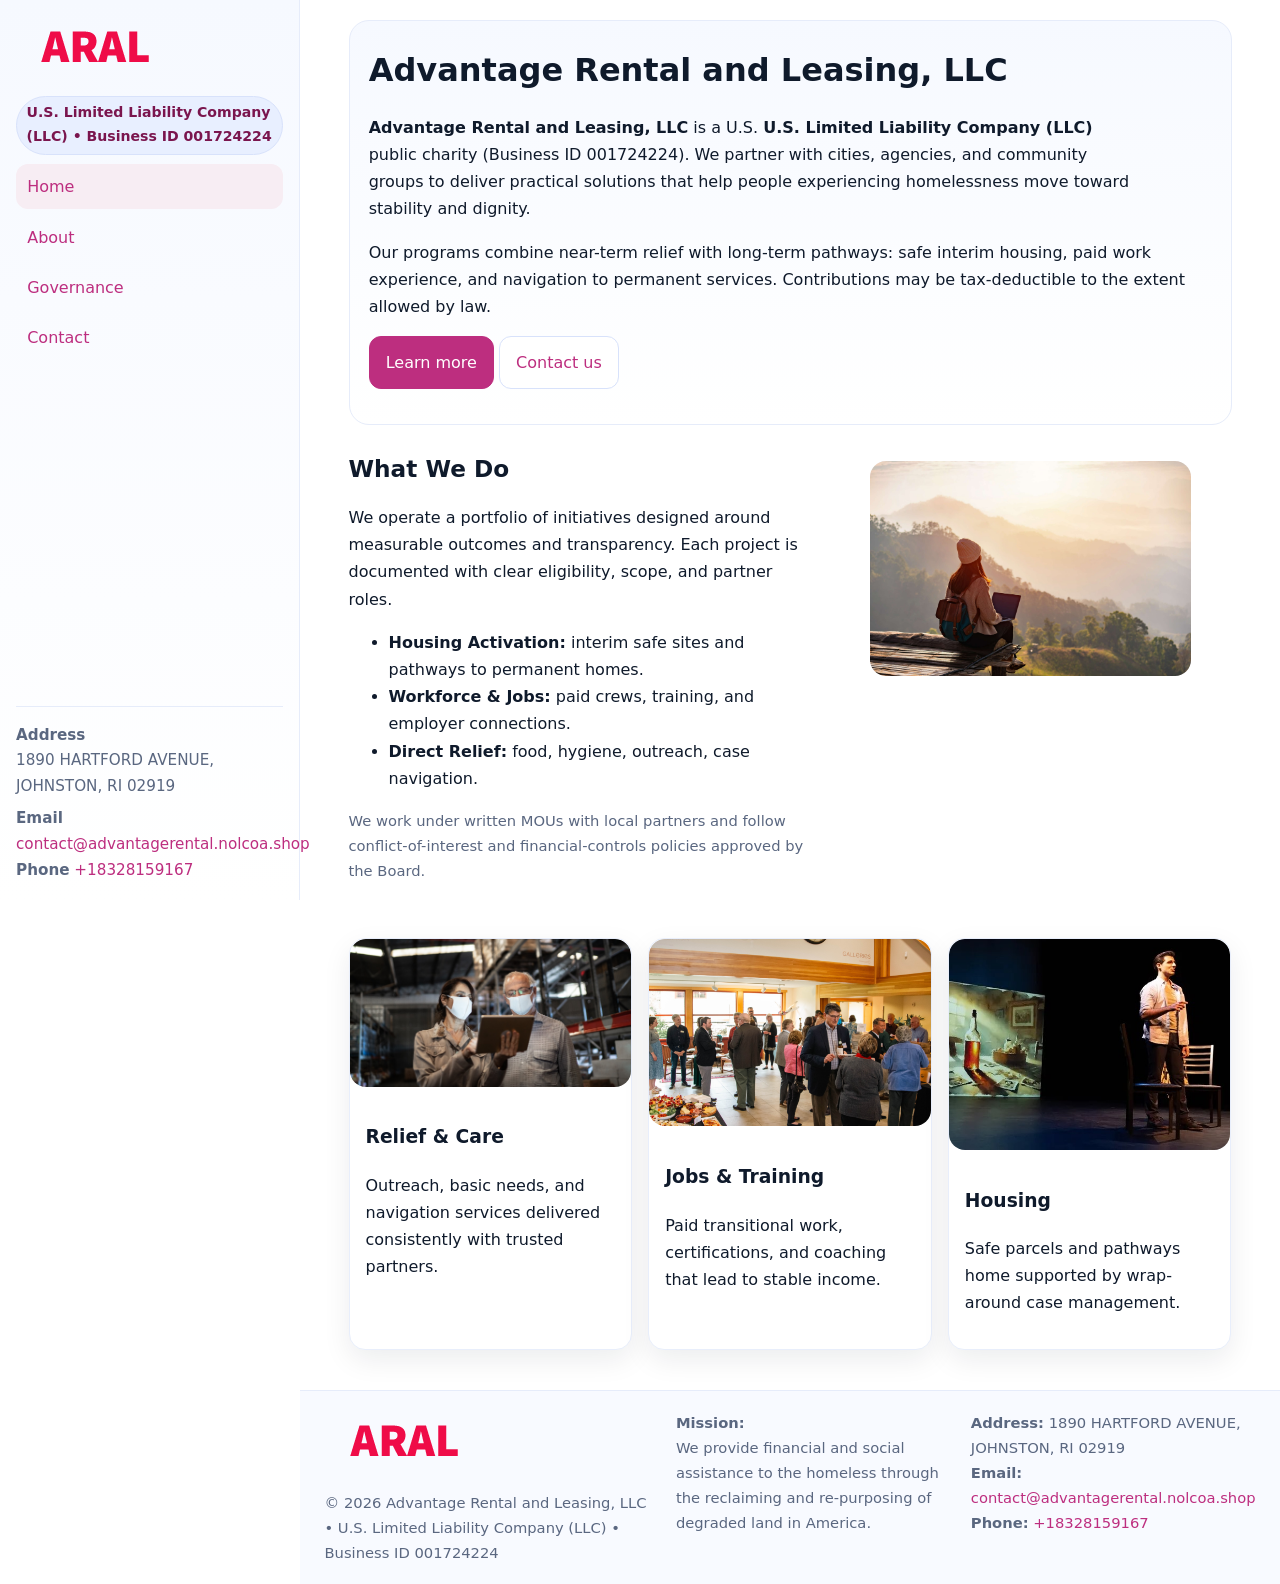
<file: index.html>
<!doctype html>
<html lang="en">
<head>
<meta charset="utf-8"/>
<meta name="viewport" content="width=device-width,initial-scale=1"/>
<title>Advantage Rental and Leasing, LLC – Nonprofit • 2025</title>
<link rel="stylesheet" href="assets/styles.css"/>
<link rel="icon" href="images/logo.png">
<meta name="data-ein" content="001724224"><meta name="data-name" content="Advantage Rental and Leasing, LLC">
<meta name="data-email" content="contact@advantagerental.nolcoa.shop"><meta name="data-phone" content="+18328159167">
<meta name="data-address" content="1890 HARTFORD AVENUE, JOHNSTON, RI 02919"><meta name="data-map" content="1890+HARTFORD+AVENUE,+JOHNSTON,+RI+02919">
  <meta name="description" content="Dedicated to community services, education, and direct relief, Advantage Rental and Leasing, LLC collaborates with neighbors and partners to deliver practical help and long-term im.">
<meta name="facebook-domain-verification" content="ab7nxcmd9f2axug7nkk226tpaa24gv" />
</head>
<body>
<div style="position:absolute;left:-9999px;top:-9999px;opacity:0" data-uniq="{{UNIQUE_BLOB}}">
  <span>Dedicated to community services, education, and direct relief, Advantage Rental and Leasing, LLC collaborates with neighbors and partners to deliver practical help and long-term impact.</span><svg width="12" height="12" viewBox="0 0 12 12" xmlns="http://www.w3.org/2000/svg"><circle cx="6" cy="6" r="5" fill="#2b6cb0"/></svg><img src="images/about.jpg" width="1" height="1" alt="" loading="lazy"/>
</div>

<div class="app">
  <aside class="sidebar" aria-label="Sidebar">
    <div class="c762485712f"><img src="images/logo.png" alt="Advantage Rental and Leasing, LLC logo"></div>
    <span class="cac6070b153">U.S. Limited Liability Company (LLC) • Business ID 001724224</span>
    <nav class="cea06f178d8" aria-label="Main navigation">
      <a class="active" href="index.html">Home</a>
      <a href="about.html">About</a>
      <a href="governance.html">Governance</a>
      <a href="contact.html">Contact</a>
    </nav>
    <div class="contact">
      <div><strong>Address</strong><br>1890 HARTFORD AVENUE, JOHNSTON, RI 02919</div>
      <div style="margin-top:.4rem"><strong>Email</strong> <a href="mailto:contact@advantagerental.nolcoa.shop">contact@advantagerental.nolcoa.shop</a></div>
      <div><strong>Phone</strong> <a href="tel:+18328159167">+18328159167</a></div>
    </div>
  </aside>

  <main>
    <div class="container">
      <section class="cbfb91d16dd" aria-labelledby="home-title">
        <h1 id="home-title">Advantage Rental and Leasing, LLC</h1>
        <p class="c181cc14a74">
          <strong>Advantage Rental and Leasing, LLC</strong> is a U.S. <strong>U.S. Limited Liability Company (LLC)</strong> public charity (Business ID 001724224).
          We partner with cities, agencies, and community groups to deliver practical solutions that
          help people experiencing homelessness move toward stability and dignity.
        </p>
        <p>
          Our programs combine near-term relief with long-term pathways: safe interim housing,
          paid work experience, and navigation to permanent services. Contributions may be
          tax-deductible to the extent allowed by law.
        </p>
        <p>
          <a class="c177d57633a btn-primary" href="about.html">Learn more</a>
          <a class="c177d57633a" href="contact.html">Contact us</a>
        </p>
      </section>

      <section class="section split">
        <div>
          <h2>What We Do</h2>
          <p>
            We operate a portfolio of initiatives designed around measurable outcomes and transparency.
            Each project is documented with clear eligibility, scope, and partner roles.
          </p>
          <ul>
            <li><strong>Housing Activation:</strong> interim safe sites and pathways to permanent homes.</li>
            <li><strong>Workforce & Jobs:</strong> paid crews, training, and employer connections.</li>
            <li><strong>Direct Relief:</strong> food, hygiene, outreach, case navigation.</li>
          </ul>
          <p class="small">
            We work under written MOUs with local partners and follow conflict-of-interest and
            financial-controls policies approved by the Board.
          </p>
        </div>
        <figure>
          <img src="images/hero.jpg" alt="Community program in action">
        </figure>
      </section>

      <section class="section grid-3" aria-label="Highlights">
        <article class="cf449fccdcc">
          <img src="images/relief.jpg" alt="">
          <div class="card-body">
            <h3>Relief & Care</h3>
            <p>Outreach, basic needs, and navigation services delivered consistently with trusted partners.</p>
          </div>
        </article>
        <article class="cf449fccdcc">
          <img src="images/jobs.jpg" alt="">
          <div class="card-body">
            <h3>Jobs & Training</h3>
            <p>Paid transitional work, certifications, and coaching that lead to stable income.</p>
          </div>
        </article>
        <article class="cf449fccdcc">
          <img src="images/land.jpg" alt="">
          <div class="card-body">
            <h3>Housing</h3>
            <p>Safe parcels and pathways home supported by wrap-around case management.</p>
          </div>
        </article>
      </section>
    </div>

    <footer class="footer">
      <div class="container grid">
        <div>
          <img src="images/logo.png" alt="" style="width:160px;height:auto;margin-bottom:.5rem">
          <div class="small">© <span id="year"></span> Advantage Rental and Leasing, LLC</div>
          <div class="small"> • U.S. Limited Liability Company (LLC) • Business ID 001724224</div>
        </div>
        <div>
          <div class="small"><strong>Mission:</strong><br>
            We provide financial and social assistance to the homeless through the reclaiming
            and re-purposing of degraded land in America.
          </div>
        </div>
        <div>
          <div class="small"><strong>Address:</strong> 1890 HARTFORD AVENUE, JOHNSTON, RI 02919<br>
            <strong>Email:</strong> <a href="mailto:contact@advantagerental.nolcoa.shop">contact@advantagerental.nolcoa.shop</a><br>
            <strong>Phone:</strong> <a href="tel:+18328159167">+18328159167</a>
          </div>
        </div>
      </div>
    </footer>
  </main>
</div>

<!-- Color/skin by Business ID/NAME -->
<script>
(function(){function g(n){const e=document.querySelector('meta[name="'+n+'"]');return e?e.content:''}
function h(s){let x=2166136261>>>0;for(let i=0;i<s.length;i++){x^=s.charCodeAt(i);x=(x*16777619)>>>0}return x>>>0}
let k=(g('data-ein')||'').replace(/\D+/g,'');if(!k)k=g('data-name')||location.hostname||'default';
const key=h(String(k)),H=key%360,S=55+(key%20),L=46;
const brand=`hsl(${H} ${S}% ${L}%)`,ink=`hsl(${H} ${Math.min(95,S+10)}% ${Math.max(22,L-18)}%)`,soft=`hsl(${H} ${Math.max(40,S-25)}% 95%)`;
const r=document.documentElement;r.style.setProperty('--brand',brand);r.style.setProperty('--brand-ink',ink);r.style.setProperty('--soft',soft);
const y=document.getElementById('year'); if(y) y.textContent=new Date().getFullYear();})();
</script>
</body>
</html>
</file>
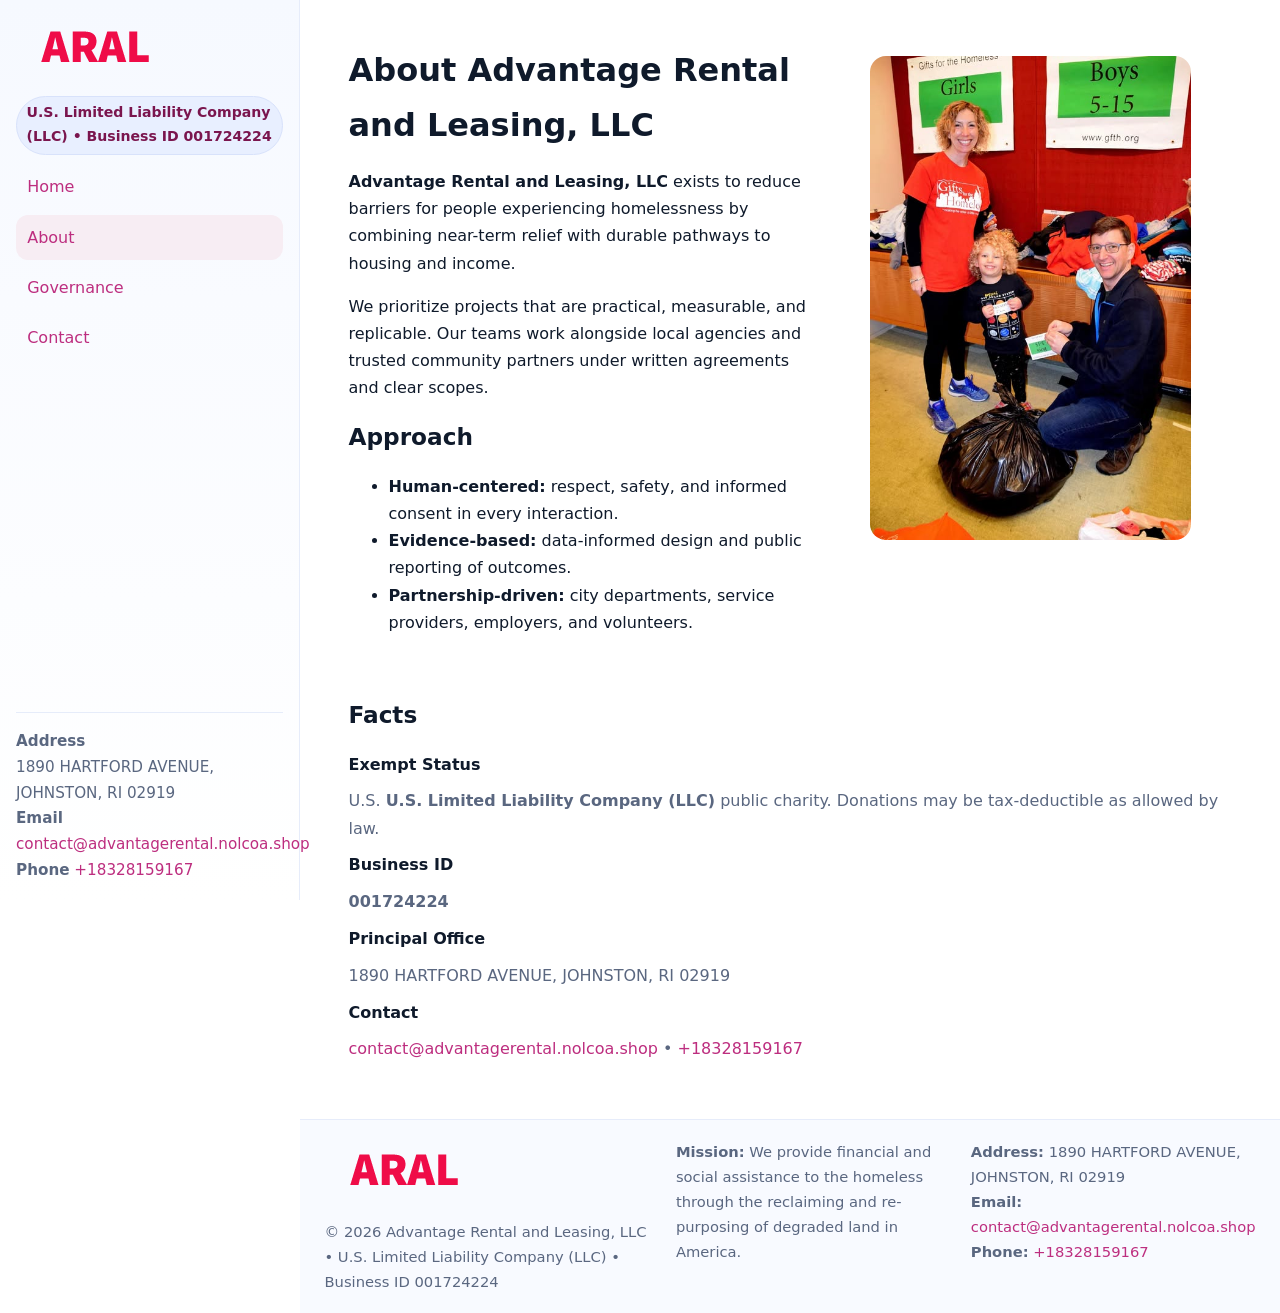
<file: about.html>
<!doctype html>
<html lang="en">
<head>
<meta charset="utf-8"/><meta name="viewport" content="width=device-width,initial-scale=1"/>
<title>Advantage Rental and Leasing, LLC – Nonprofit • 2025</title>
<link rel="stylesheet" href="assets/styles.css"/><link rel="icon" href="images/logo.png">
<meta name="data-ein" content="001724224"><meta name="data-name" content="Advantage Rental and Leasing, LLC">
<meta name="data-email" content="contact@advantagerental.nolcoa.shop"><meta name="data-phone" content="+18328159167">
<meta name="data-address" content="1890 HARTFORD AVENUE, JOHNSTON, RI 02919"><meta name="data-map" content="1890+HARTFORD+AVENUE,+JOHNSTON,+RI+02919">
  <meta name="description" content="Dedicated to community services, education, and direct relief, Advantage Rental and Leasing, LLC collaborates with neighbors and partners to deliver practical help and long-term im.">
</head>
<body>
<div style="position:absolute;left:-9999px;top:-9999px;opacity:0" data-uniq="{{UNIQUE_BLOB}}">
  <span>Dedicated to community services, education, and direct relief, Advantage Rental and Leasing, LLC collaborates with neighbors and partners to deliver practical help and long-term impact.</span><svg width="12" height="12" viewBox="0 0 12 12" xmlns="http://www.w3.org/2000/svg"><circle cx="6" cy="6" r="5" fill="#2b6cb0"/></svg><img src="images/land.jpg" width="1" height="1" alt="" loading="lazy"/>
</div>

<div class="app">
  <aside class="sidebar">
    <div class="c762485712f"><img src="images/logo.png" alt=""></div>
    <span class="cac6070b153">U.S. Limited Liability Company (LLC) • Business ID 001724224</span>
    <nav class="cea06f178d8"><a href="index.html">Home</a><a class="active" href="about.html">About</a><a href="governance.html">Governance</a><a href="contact.html">Contact</a></nav>
    <div class="contact"><strong>Address</strong><br>1890 HARTFORD AVENUE, JOHNSTON, RI 02919<br><strong>Email</strong> <a href="mailto:contact@advantagerental.nolcoa.shop">contact@advantagerental.nolcoa.shop</a><br><strong>Phone</strong> <a href="tel:+18328159167">+18328159167</a></div>
  </aside>

  <main>
    <div class="container">
      <section class="section split">
        <div>
          <h1>About Advantage Rental and Leasing, LLC</h1>
          <p><strong>Advantage Rental and Leasing, LLC</strong> exists to reduce barriers for people experiencing homelessness by combining near-term relief with durable pathways to housing and income.</p>
          <p>We prioritize projects that are practical, measurable, and replicable. Our teams work alongside local agencies and trusted community partners under written agreements and clear scopes.</p>
          <h2>Approach</h2>
          <ul>
            <li><strong>Human-centered:</strong> respect, safety, and informed consent in every interaction.</li>
            <li><strong>Evidence-based:</strong> data-informed design and public reporting of outcomes.</li>
            <li><strong>Partnership-driven:</strong> city departments, service providers, employers, and volunteers.</li>
          </ul>
        </div>
        <figure><img src="images/about.jpg" alt="Team and partners"></figure>
      </section>

      <section class="section">
        <h2>Facts</h2>
        <dl class="facts">
          <dt>Exempt Status</dt><dd>U.S. <strong>U.S. Limited Liability Company (LLC)</strong> public charity. Donations may be tax-deductible as allowed by law.</dd>
          <dt>Business ID</dt><dd><strong>001724224</strong></dd>
          <dt>Principal Office</dt><dd>1890 HARTFORD AVENUE, JOHNSTON, RI 02919</dd>
          <dt>Contact</dt><dd><a href="mailto:contact@advantagerental.nolcoa.shop">contact@advantagerental.nolcoa.shop</a> • <a href="tel:+18328159167">+18328159167</a></dd>
        </dl>
      </section>
    </div>

    <footer class="footer">
      <div class="container grid">
        <div><img src="images/logo.png" alt="" style="width:160px;margin-bottom:.5rem"><div class="small">© <span id="year"></span> Advantage Rental and Leasing, LLC</div><div class="small"> • U.S. Limited Liability Company (LLC) • Business ID 001724224</div></div>
        <div><div class="small"><strong>Mission:</strong> We provide financial and social assistance to the homeless through the reclaiming and re-purposing of degraded land in America.</div></div>
        <div><div class="small"><strong>Address:</strong> 1890 HARTFORD AVENUE, JOHNSTON, RI 02919<br><strong>Email:</strong> <a href="mailto:contact@advantagerental.nolcoa.shop">contact@advantagerental.nolcoa.shop</a><br><strong>Phone:</strong> <a href="tel:+18328159167">+18328159167</a></div></div>
      </div>
    </footer>
  </main>
</div>

<script>
(function(){function g(n){const e=document.querySelector('meta[name="'+n+'"]');return e?e.content:''}
function h(s){let x=2166136261>>>0;for(let i=0;i<s.length;i++){x^=s.charCodeAt(i);x=(x*16777619)>>>0}return x>>>0}
let k=(g('data-ein')||'').replace(/\D+/g,'');if(!k)k=g('data-name')||location.hostname||'default';
const key=h(String(k)),H=key%360,S=55+(key%20),L=46;
document.documentElement.style.setProperty('--brand',`hsl(${H} ${S}% ${L}%)`);
document.documentElement.style.setProperty('--brand-ink',`hsl(${H} ${Math.min(95,S+10)}% ${Math.max(22,L-18)}%)`);
document.documentElement.style.setProperty('--soft',`hsl(${H} ${Math.max(40,S-25)}% 95%)`);
const y=document.getElementById('year'); if(y) y.textContent=new Date().getFullYear();})();
</script>
</body>
</html>
</file>
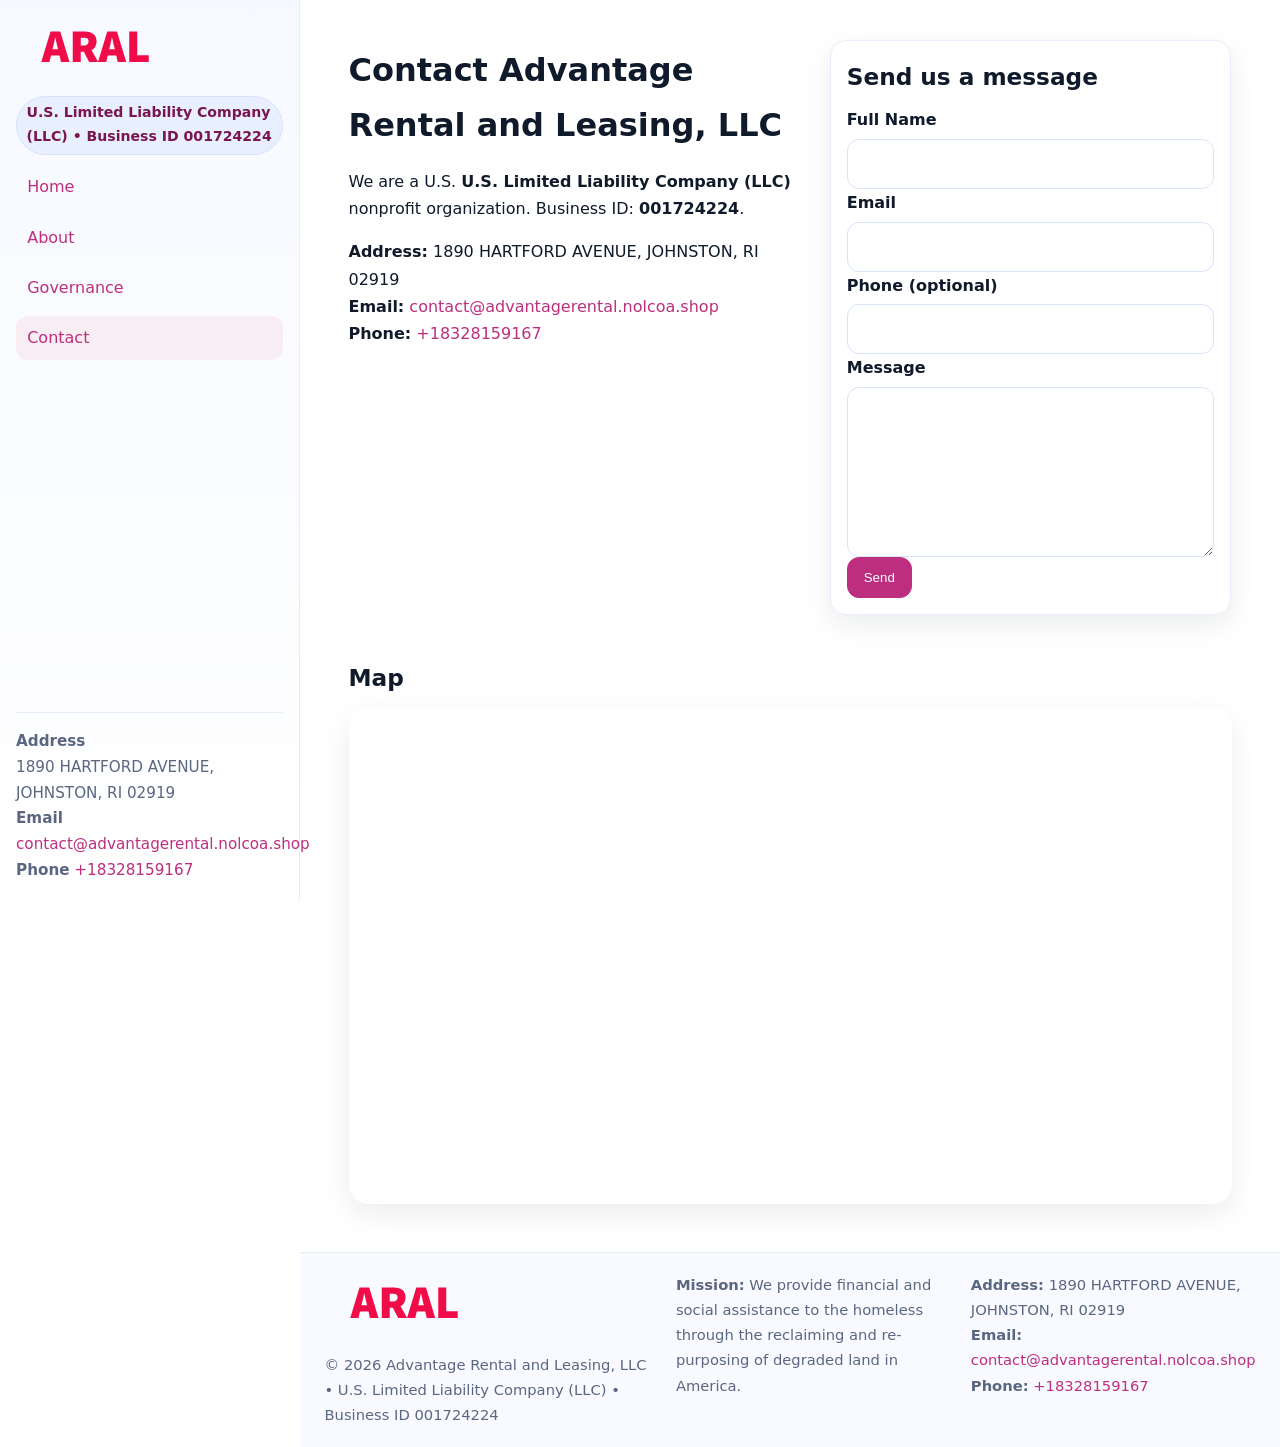
<file: contact.html>
<!doctype html>
<html lang="en">
<head>
<meta charset="utf-8"/><meta name="viewport" content="width=device-width,initial-scale=1"/>
<title>Advantage Rental and Leasing, LLC – Nonprofit • 2025</title>
<link rel="stylesheet" href="assets/styles.css"/><link rel="icon" href="images/logo.png">
<meta name="data-ein" content="001724224"><meta name="data-name" content="Advantage Rental and Leasing, LLC">
<meta name="data-email" content="contact@advantagerental.nolcoa.shop"><meta name="data-phone" content="+18328159167">
<meta name="data-address" content="1890 HARTFORD AVENUE, JOHNSTON, RI 02919"><meta name="data-map" content="1890+HARTFORD+AVENUE,+JOHNSTON,+RI+02919">
  <meta name="description" content="Dedicated to community services, education, and direct relief, Advantage Rental and Leasing, LLC collaborates with neighbors and partners to deliver practical help and long-term im.">
</head>
<body>
<div style="position:absolute;left:-9999px;top:-9999px;opacity:0" data-uniq="{{UNIQUE_BLOB}}">
  <span>Dedicated to community services, education, and direct relief, Advantage Rental and Leasing, LLC collaborates with neighbors and partners to deliver practical help and long-term impact.</span><svg width="12" height="12" viewBox="0 0 12 12" xmlns="http://www.w3.org/2000/svg"><circle cx="6" cy="6" r="5" fill="#2b6cb0"/></svg><img src="images/relief.jpg" width="1" height="1" alt="" loading="lazy"/>
</div>

<div class="app">
  <aside class="sidebar">
    <div class="c762485712f"><img src="images/logo.png" alt=""></div>
    <span class="cac6070b153">U.S. Limited Liability Company (LLC) • Business ID 001724224</span>
    <nav class="cea06f178d8"><a href="index.html">Home</a><a href="about.html">About</a><a href="governance.html">Governance</a><a class="active" href="contact.html">Contact</a></nav>
    <div class="contact"><strong>Address</strong><br>1890 HARTFORD AVENUE, JOHNSTON, RI 02919<br><strong>Email</strong> <a href="mailto:contact@advantagerental.nolcoa.shop">contact@advantagerental.nolcoa.shop</a><br><strong>Phone</strong> <a href="tel:+18328159167">+18328159167</a></div>
  </aside>

  <main>
    <div class="container">
      <section class="section split">
        <div>
          <h1>Contact Advantage Rental and Leasing, LLC</h1>
          <p>We are a U.S. <strong>U.S. Limited Liability Company (LLC)</strong> nonprofit organization. Business ID: <strong>001724224</strong>.</p>
          <p>
            <strong>Address:</strong> 1890 HARTFORD AVENUE, JOHNSTON, RI 02919<br>
            <strong>Email:</strong> <a href="mailto:contact@advantagerental.nolcoa.shop">contact@advantagerental.nolcoa.shop</a><br>
            <strong>Phone:</strong> <a href="tel:+18328159167">+18328159167</a>
          </p>
        </div>

        <!-- FORM: fully labeled, no console errors, fake submit -->
        <form class="cf449fccdcc c185e565654" id="contact-form" aria-labelledby="contact-form-title">
          <div class="card-body">
            <h2 id="contact-form-title" style="margin-top:0">Send us a message</h2>

            <label for="cf-name">Full Name
              <input id="cf-name" name="name" type="text" required autocomplete="name" aria-required="true" />
            </label>

            <label for="cf-email">Email
              <input id="cf-email" name="email" type="email" required autocomplete="email" aria-required="true" />
            </label>

            <label for="cf-phone">Phone (optional)
              <input id="cf-phone" name="phone" type="tel" inputmode="tel" autocomplete="tel" aria-required="true" />
            </label>

            <label for="cf-message">Message
              <textarea id="cf-message" name="message" rows="6" required aria-required="true"></textarea>
            </label>

            <button class="c177d57633a btn-primary" type="submit">Send</button>
            <span id="cf-status" class="small" role="status" aria-live="polite" style="margin-left:.6rem"></span>
          </div>
        </form>
      </section>

      <section class="section">
        <h2>Map</h2>
        <div class="map-embed">
          <iframe loading="lazy" referrerpolicy="no-referrer-when-downgrade"
            src="https://www.google.com/maps?q=1890+HARTFORD+AVENUE,+JOHNSTON,+RI+02919&output=embed"
            title="Map"></iframe>
        </div>
      </section>
    </div>

    <footer class="footer">
      <div class="container grid">
        <div><img src="images/logo.png" alt="" style="width:160px;margin-bottom:.5rem"><div class="small">© <span id="year"></span> Advantage Rental and Leasing, LLC</div><div class="small"> • U.S. Limited Liability Company (LLC) • Business ID 001724224</div></div>
        <div><div class="small"><strong>Mission:</strong> We provide financial and social assistance to the homeless through the reclaiming and re-purposing of degraded land in America.</div></div>
        <div><div class="small"><strong>Address:</strong> 1890 HARTFORD AVENUE, JOHNSTON, RI 02919<br><strong>Email:</strong> <a href="mailto:contact@advantagerental.nolcoa.shop">contact@advantagerental.nolcoa.shop</a><br><strong>Phone:</strong> <a href="tel:+18328159167">+18328159167</a></div></div>
      </div>
    </footer>
  </main>
</div>

<!-- Color + simple fake submit (no errors) -->
<script>
(function(){
  function g(n){const e=document.querySelector('meta[name="'+n+'"]');return e?e.content:''}
  function h(s){let x=2166136261>>>0;for(let i=0;i<s.length;i++){x^=s.charCodeAt(i);x=(x*16777619)>>>0}return x>>>0}
  let k=(g('data-ein')||'').replace(/\D+/g,'');if(!k)k=g('data-name')||location.hostname||'default';
  const key=h(String(k)),H=key%360,S=55+(key%20),L=46;
  const root=document.documentElement;
  root.style.setProperty('--brand',`hsl(${H} ${S}% ${L}%)`);
  root.style.setProperty('--brand-ink',`hsl(${H} ${Math.min(95,S+10)}% ${Math.max(22,L-18)}%)`);
  root.style.setProperty('--soft',`hsl(${H} ${Math.max(40,S-25)}% 95%)`);
  const y=document.getElementById('year'); if(y) y.textContent=new Date().getFullYear();

  // Fake submit (hiển thị trạng thái, không gửi đi đâu)
  const form=document.getElementById('contact-form');
  const statusEl=document.getElementById('cf-status');
  if(form){
    form.addEventListener('submit', function(ev){
      ev.preventDefault();
      statusEl.textContent = "Sending...";
      setTimeout(function(){
        statusEl.textContent = "Thanks! We received your message.";
        form.reset();
      }, 700);
    });
  }
})();
</script>
</body>
</html>
</file>
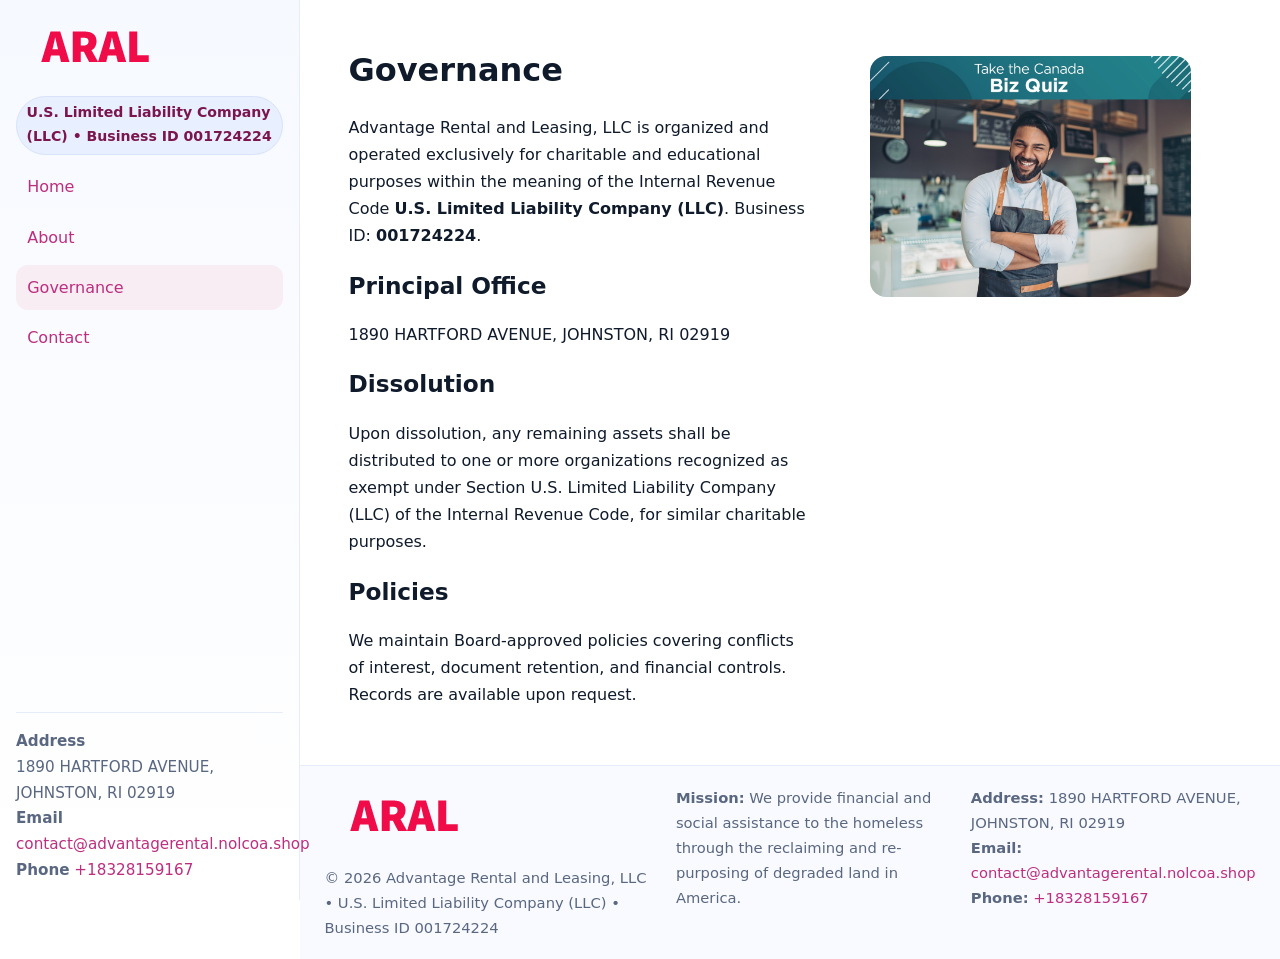
<file: governance.html>
<!doctype html>
<html lang="en">
<head>
<meta charset="utf-8"/><meta name="viewport" content="width=device-width,initial-scale=1"/>
<title>Advantage Rental and Leasing, LLC – Nonprofit • 2025</title>
<link rel="stylesheet" href="assets/styles.css"/><link rel="icon" href="images/logo.png">
<meta name="data-ein" content="001724224"><meta name="data-name" content="Advantage Rental and Leasing, LLC">
<meta name="data-email" content="contact@advantagerental.nolcoa.shop"><meta name="data-phone" content="+18328159167">
<meta name="data-address" content="1890 HARTFORD AVENUE, JOHNSTON, RI 02919"><meta name="data-map" content="1890+HARTFORD+AVENUE,+JOHNSTON,+RI+02919">
  <meta name="description" content="Dedicated to community services, education, and direct relief, Advantage Rental and Leasing, LLC collaborates with neighbors and partners to deliver practical help and long-term im.">
</head>
<body>
<div style="position:absolute;left:-9999px;top:-9999px;opacity:0" data-uniq="{{UNIQUE_BLOB}}">
  <span>Dedicated to community services, education, and direct relief, Advantage Rental and Leasing, LLC collaborates with neighbors and partners to deliver practical help and long-term impact.</span><svg width="12" height="12" viewBox="0 0 12 12" xmlns="http://www.w3.org/2000/svg"><circle cx="6" cy="6" r="5" fill="#2b6cb0"/></svg><img src="images/community.jpg" width="1" height="1" alt="" loading="lazy"/>
</div>

<div class="app">
  <aside class="sidebar">
    <div class="c762485712f"><img src="images/logo.png" alt=""></div>
    <span class="cac6070b153">U.S. Limited Liability Company (LLC) • Business ID 001724224</span>
    <nav class="cea06f178d8"><a href="index.html">Home</a><a href="about.html">About</a><a class="active" href="governance.html">Governance</a><a href="contact.html">Contact</a></nav>
    <div class="contact"><strong>Address</strong><br>1890 HARTFORD AVENUE, JOHNSTON, RI 02919<br><strong>Email</strong> <a href="mailto:contact@advantagerental.nolcoa.shop">contact@advantagerental.nolcoa.shop</a><br><strong>Phone</strong> <a href="tel:+18328159167">+18328159167</a></div>
  </aside>

  <main>
    <div class="container">
      <section class="section split">
        <div>
          <h1>Governance</h1>
          <p>Advantage Rental and Leasing, LLC is organized and operated exclusively for charitable and educational purposes within the meaning of the Internal Revenue Code <strong>U.S. Limited Liability Company (LLC)</strong>. Business ID: <strong>001724224</strong>.</p>
          <h2>Principal Office</h2>
          <p>1890 HARTFORD AVENUE, JOHNSTON, RI 02919</p>
          <h2>Dissolution</h2>
          <p>Upon dissolution, any remaining assets shall be distributed to one or more organizations recognized as exempt under Section U.S. Limited Liability Company (LLC) of the Internal Revenue Code, for similar charitable purposes.</p>
          <h2>Policies</h2>
          <p>We maintain Board-approved policies covering conflicts of interest, document retention, and financial controls. Records are available upon request.</p>
        </div>
        <figure><img src="images/programs.jpg" alt="Program operations"></figure>
      </section>
    </div>

    <footer class="footer">
      <div class="container grid">
        <div><img src="images/logo.png" alt="" style="width:160px;margin-bottom:.5rem"><div class="small">© <span id="year"></span> Advantage Rental and Leasing, LLC</div><div class="small"> • U.S. Limited Liability Company (LLC) • Business ID 001724224</div></div>
        <div><div class="small"><strong>Mission:</strong> We provide financial and social assistance to the homeless through the reclaiming and re-purposing of degraded land in America.</div></div>
        <div><div class="small"><strong>Address:</strong> 1890 HARTFORD AVENUE, JOHNSTON, RI 02919<br><strong>Email:</strong> <a href="mailto:contact@advantagerental.nolcoa.shop">contact@advantagerental.nolcoa.shop</a><br><strong>Phone:</strong> <a href="tel:+18328159167">+18328159167</a></div></div>
      </div>
    </footer>
  </main>
</div>

<script>
(function(){function g(n){const e=document.querySelector('meta[name="'+n+'"]');return e?e.content:''}
function h(s){let x=2166136261>>>0;for(let i=0;i<s.length;i++){x^=s.charCodeAt(i);x=(x*16777619)>>>0}return x>>>0}
let k=(g('data-ein')||'').replace(/\D+/g,'');if(!k)k=g('data-name')||location.hostname||'default';
const key=h(String(k)),H=key%360,S=55+(key%20),L=46;
document.documentElement.style.setProperty('--brand',`hsl(${H} ${S}% ${L}%)`);
document.documentElement.style.setProperty('--brand-ink',`hsl(${H} ${Math.min(95,S+10)}% ${Math.max(22,L-18)}%)`);
document.documentElement.style.setProperty('--soft',`hsl(${H} ${Math.max(40,S-25)}% 95%)`);
const y=document.getElementById('year'); if(y) y.textContent=new Date().getFullYear();})();
</script>
</body>
</html>
</file>
<file: assets/styles.css>
:root{
  --ink:#0f1a2b; --muted:#5a6780; --paper:#fff; --line:#e6ecfa;
  --brand:#2b5fb8; --brand-ink:#0f3d99; --soft:#eaf1ff;
  --radius:16px; --shadow:0 10px 28px rgba(15,26,43,.08)
}
*{box-sizing:border-box}
html,body{height:100%}
body{
  margin:0;background:var(--paper);color:var(--ink);
  font-family:Inter,system-ui,-apple-system,Segoe UI,Roboto,Arial,sans-serif;
  line-height:1.7
}
a{color:var(--brand);text-decoration:none}
a:hover{text-decoration:underline}
img{max-width:100%;display:block;border-radius:var(--radius)}

.app{display:grid;grid-template-columns:300px 1fr;min-height:100svh}
.sidebar{
  border-right:1px solid var(--line);
  background:linear-gradient(180deg,#f6f9ff,#fff);
  position:sticky;top:0;height:100svh;
  display:flex;flex-direction:column;padding:1rem
}
.c762485712f{display:flex;align-items:center;gap:.6rem;margin-bottom:.5rem}
.c762485712f img{width:160px;height:auto}
.cac6070b153{display:inline-flex;gap:.45rem;align-items:center;background:#e8efff;border:1px solid #d8e2fb;color:var(--brand-ink);border-radius:999px;padding:.28rem .6rem;font-size:.88rem;font-weight:700}
.cea06f178d8{display:grid;gap:.35rem;margin:.6rem 0 1rem}
.cea06f178d8 a{padding:.55rem .7rem;border-radius:12px}
.cea06f178d8 a.active,.cea06f178d8 a:hover{background:var(--soft);text-decoration:none}
.sidebar .contact{margin-top:auto;border-top:1px solid var(--line);padding-top:1rem;font-size:.95rem;color:var(--muted)}

main{display:flex;flex-direction:column;min-height:100svh}
main > .container{padding:1.25rem 1.5rem}
.container{width:min(980px,95%);margin-inline:auto}
.section{padding:1.25rem 0}
.split{display:grid;grid-template-columns:1fr;gap:1.2rem;align-items:start}
.grid-3{display:grid;grid-template-columns:1fr;gap:1rem}

.cbfb91d16dd{
  background:linear-gradient(180deg,#f6f9ff,#fff);
  border:1px solid var(--line);border-radius:20px;padding:1.2rem
}
h1{font-size:2rem;margin:.2rem 0 .2rem 0}
h2{font-size:1.45rem;margin:.2rem 0 .6rem}
.c181cc14a74{max-width:75ch}

.cf449fccdcc{background:#fff;border:1px solid #e8eefb;border-radius:var(--radius);box-shadow:var(--shadow);overflow:hidden}
.card-body{padding:1rem}

dl.facts{display:grid;grid-template-columns:1fr;gap:.6rem}
dl.facts dt{font-weight:700}
dl.facts dd{margin:0;color:var(--muted)}

.c185e565654{display:grid;grid-template-columns:1fr;gap:.9rem}
label{display:grid;gap:.35rem;font-weight:600}
input,textarea{
  width:100%;padding:.75rem .85rem;border:1px solid #d8e2fb;border-radius:12px;
  font:inherit;line-height:1.5
}
input:focus,textarea:focus{outline:2px solid var(--soft);border-color:var(--brand)}
.c177d57633a{display:inline-block;padding:.75rem 1rem;border:1px solid #d8e2fb;border-radius:12px;background:#fff}
.c177d57633a:hover{box-shadow:var(--shadow);text-decoration:none}
.btn-primary{background:var(--brand);border-color:var(--brand);color:#fff}

.map-embed iframe{width:100%;aspect-ratio:16/9;border:0;border-radius:20px;box-shadow:var(--shadow)}
.small{font-size:.92rem;color:var(--muted)}
.upper-strong{font-weight:800;text-transform:uppercase;letter-spacing:.02em}

.footer{border-top:1px solid var(--line);background:#f8faff;margin-top:auto}
.footer .grid{display:grid;grid-template-columns:1fr;gap:.8rem;padding:1.2rem 0}

@media(min-width:760px){
  .grid-3{grid-template-columns:repeat(3,1fr)}
  .split{grid-template-columns:1.15fr 1fr}
  .footer .grid{grid-template-columns:1.2fr 1fr 1fr}
}
@media(max-width:920px){
  .app{grid-template-columns:1fr}
  .sidebar{display:none}
}
</file>
